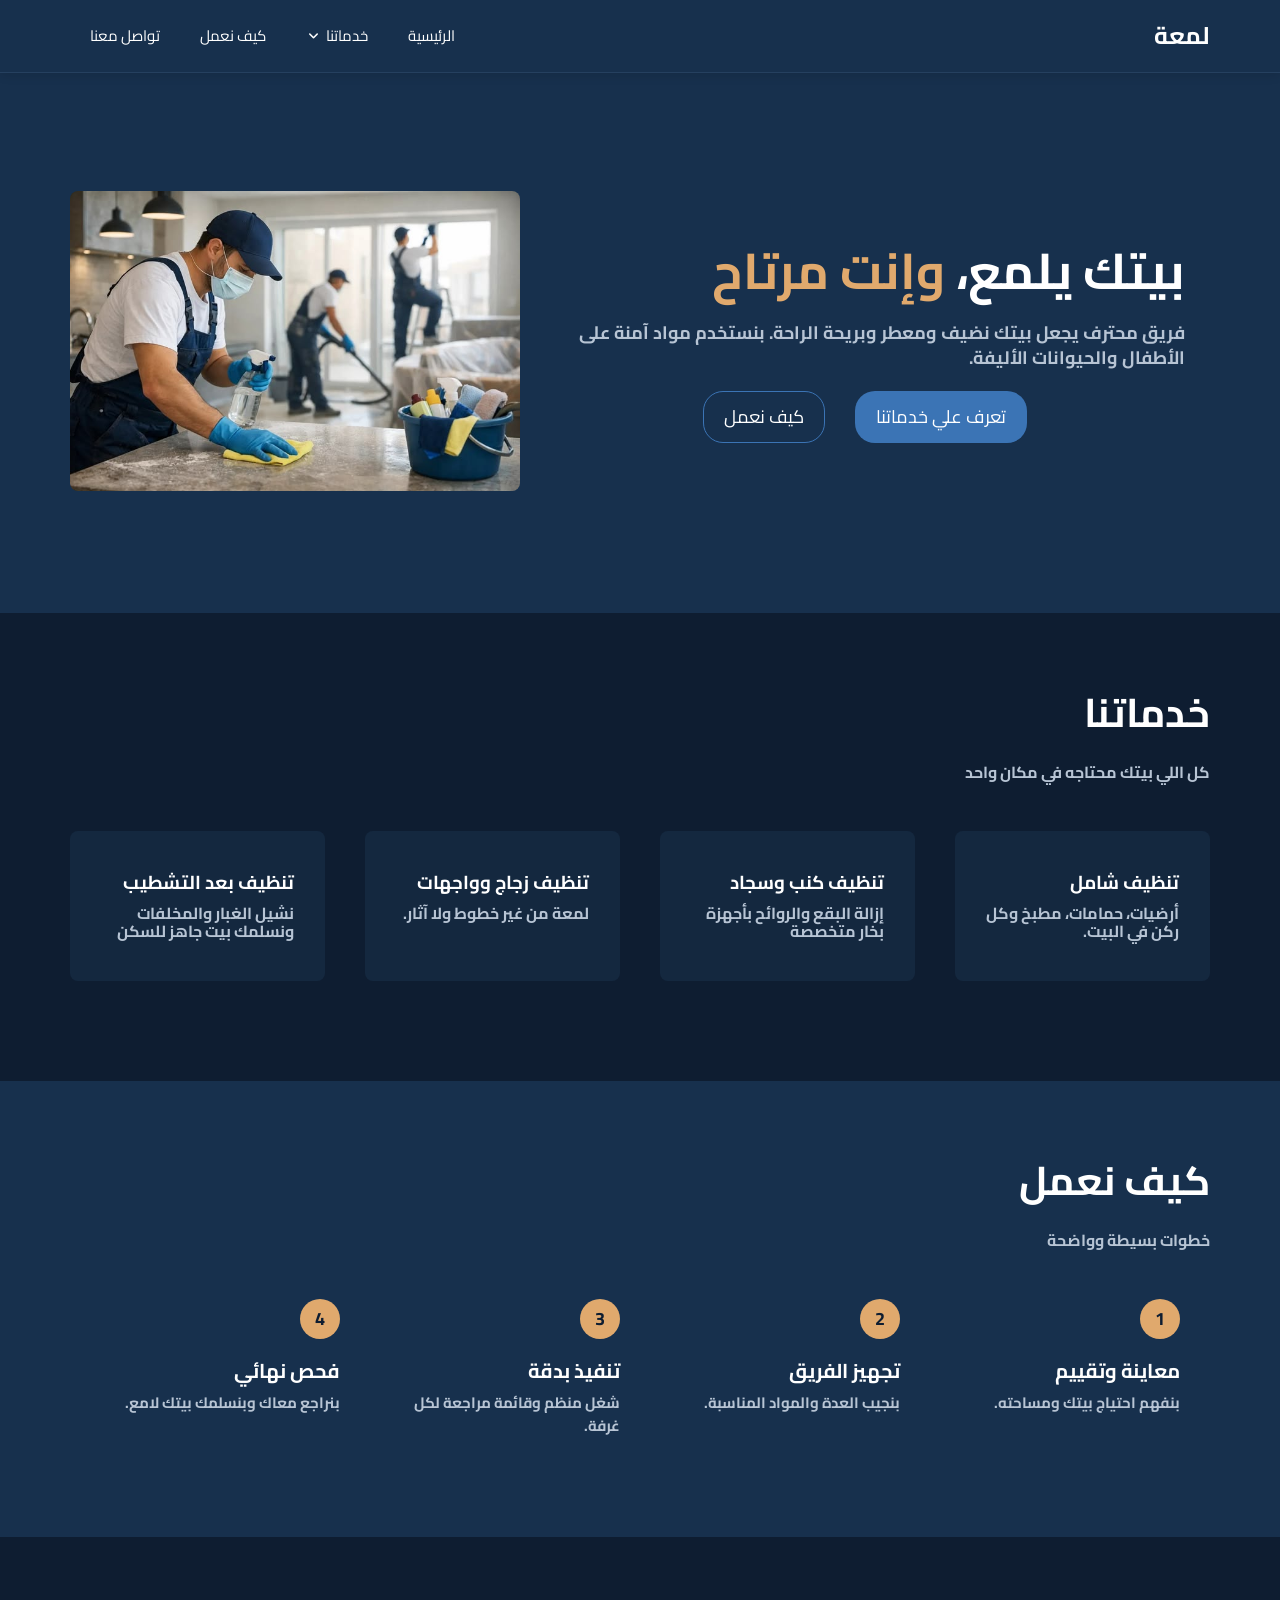
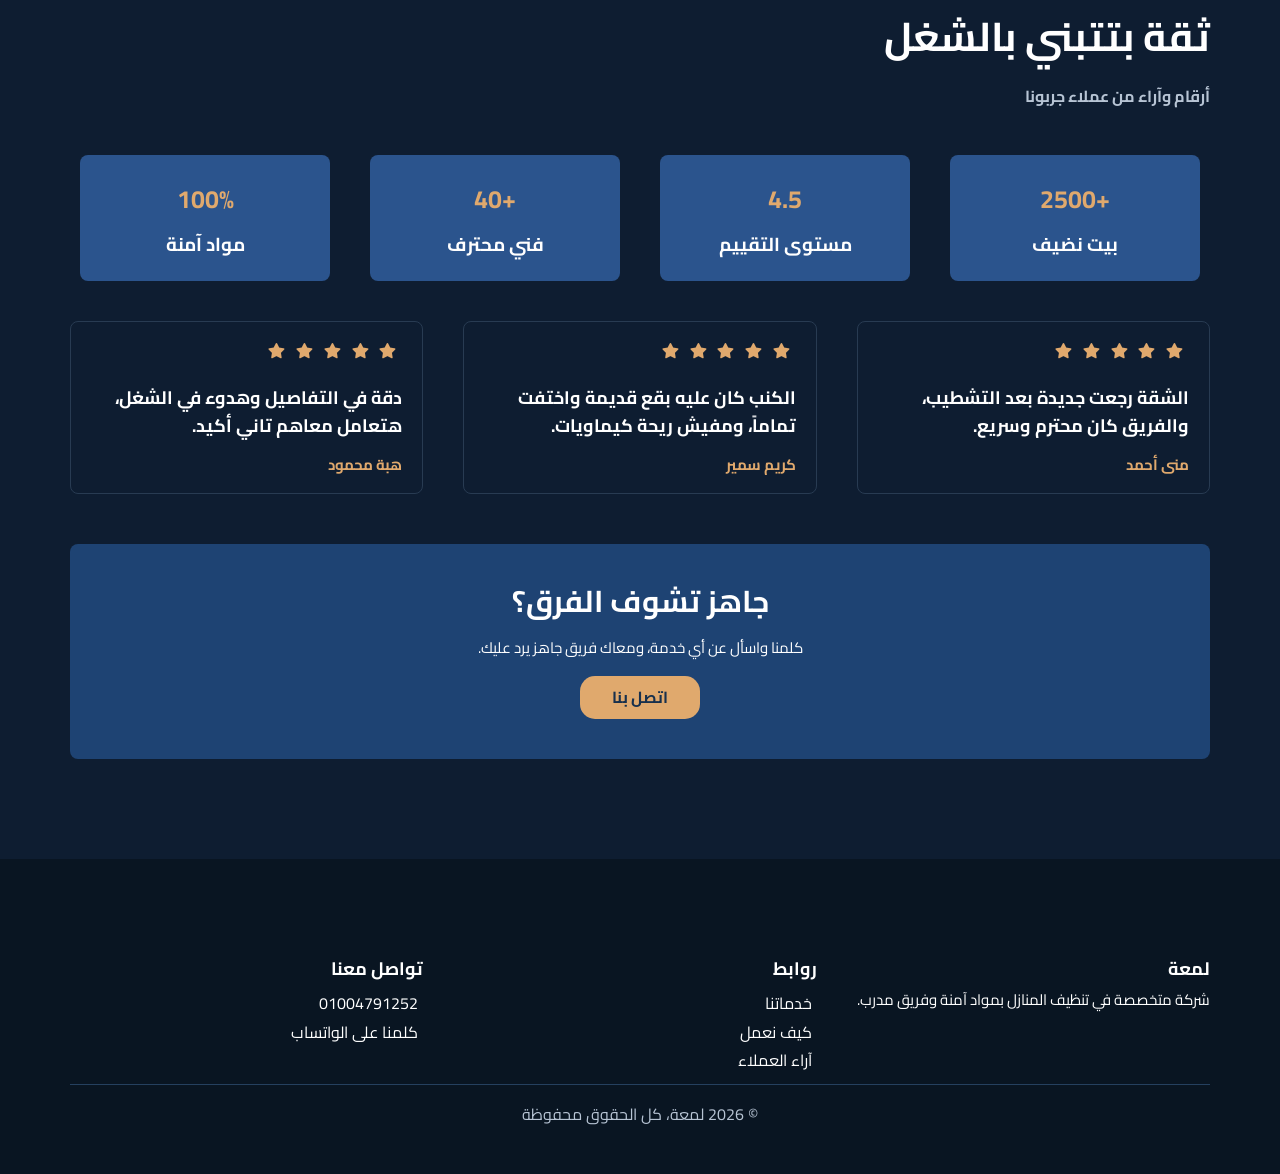
<file: index.html>
<!DOCTYPE html>
<html lang="ar" dir="rtl">
<head>
    <meta charset="UTF-8">
    <meta name="viewport" content="width=device-width, initial-scale=1.0">
    <link rel="stylesheet" href="CSS/all.min.css">
    <link rel="stylesheet" href="CSS/normalize.css">
    <link rel="stylesheet" href="CSS/style.css">
    <link rel="preconnect" href="https://fonts.googleapis.com">
<link rel="preconnect" href="https://fonts.gstatic.com" crossorigin>
<link href="https://fonts.googleapis.com/css2?family=Cairo:wght@400;600;700&display=swap" rel="stylesheet">
    <title>شركة تنظيف منازل</title>
</head>
<body>
    <div class="header">
        <div class="container">
            <a href="#home" class="logo">لمعة</a>
                    <button class="menu-btn" aria-label="فتح القائمة" aria-expanded="false">
                        <i class="fa-solid fa-bars"></i>
                    </button>
            <ul class="main-nav">
                <li><a href="#home" class="active">الرئيسية</a></li>
                <li>
                    <a href="services.html">خدماتنا
                        <i class="fa-solid fa-angle-down"></i>
                    </a>
                    <ul class="global-nav">
                        <li><a href="#services">تنظيف شامل</a></li>
                        <li><a href="#services">تنظيف كنب وسجاد</a></li>
                        <li><a href="#services">تنظيف زجاج وواجهات</a></li>
                        <li><a href="#services">تنظيف بعد التشطيب</a></li>
                    </ul>
                </li>
                <li><a href="how-work.html">كيف نعمل</a></li>
                <li><a href="contact.html">تواصل معنا</a></li>
            </ul>
        </div>
    </div>
    <!-- Start Landing -->
    <div class="landing" id="home">
        <div class="container reveal">
            <div class="text">
                <h1>بيتك يلمع، <span>وإنت مرتاح</span></h1>
                <p class="p-2">فريق محترف يجعل بيتك نضيف ومعطر وبريحة الراحة. بنستخدم مواد آمنة على الأطفال والحيوانات الأليفة.</p>
                <div class="btn">
                    <a href="#services" class="landing-btn-1">تعرف علي خدماتنا</a>
                    <a href="#work" class="landing-btn-2">كيف نعمل</a>
                </div>
            </div>
            <div class="image">
                <img src="img/Just renovated_ Your place deserves more than a….jfif" alt="photo">
            </div>
        </div>
    </div>
    <!-- End Landing -->
    <!-- بداية الخدامات -->
    <div class="services" id="services">
        <div class="container reveal">
            <div class="main-section">
                <h1>خدماتنا</h1>
                <p>كل اللي بيتك محتاجه في مكان واحد</p>
            </div>
            <div class="cards">
                <div class="card">
                        <h3>تنظيف شامل</h3>
                        <p>أرضيات، حمامات، مطبخ وكل ركن في البيت.</p>
                    </div>
                    <div class="card">
                        <h3>تنظيف كنب وسجاد</h3>
                        <p>إزالة البقع والروائح بأجهزة بخار متخصصة</p>
                    </div>
                    <div class="card">
                        <h3>تنظيف زجاج وواجهات</h3>
                        <p>لمعة من غير خطوط ولا آثار.</p>
                    </div>
                    <div class="card">
                        <h3>تنظيف بعد التشطيب</h3>
                        <p>نشيل الغبار والمخلفات ونسلمك بيت جاهز للسكن</p>
                    </div>
            </div>
        </div>
    </div>
    <!-- نهاية الخدامات -->
    <!-- Start Work -->
    <div class="work" id="work">
        <div class="container reveal">
            <div class="main-section">
                <h1>كيف نعمل</h1>
                <p>خطوات بسيطة وواضحة</p>
            </div>
            <div class="lists">
                <div class="list">
                    <span>1</span>
                    <div class="text">
                        <h3>معاينة وتقييم</h3>
                        <p>بنفهم احتياج بيتك ومساحته.</p>
                    </div>
                </div>
                <div class="list">
                    <span>2</span>
                    <div class="text">
                        <h3>تجهيز الفريق</h3>
                        <p>بنجيب العدة والمواد المناسبة.</p>
                    </div>
                </div>
                <div class="list">
                    <span>3</span>
                    <div class="text">
                        <h3>تنفيذ بدقة</h3>
                        <p>شغل منظم وقائمة مراجعة لكل غرفة.</p>
                    </div>
                </div>
                <div class="list">
                    <span>4</span>
                    <div class="text">
                        <h3>فحص نهائي</h3>
                        <p>بنراجع معاك وبنسلمك بيتك لامع.</p>
                    </div>
                </div>
            </div>
        </div>
    </div>
    <!-- End Work -->
    <!-- Start Jobs -->
    <div class="jobs" id="reviews">
        <div class="container reveal">
            <div class="main-section">
                <h1>ثقة بتتبني بالشغل</h1>
                <p>أرقام وآراء من عملاء جربونا</p>
            </div>
            <div class="evaluation">
                <div class="box">
                    <span>+2500</span>
                    <h3>بيت نضيف</h3>
                </div>
                <div class="box">
                    <span>4.5</span>
                    <h3>مستوى التقييم</h3>
                </div>
                <div class="box">
                    <span>+40</span>
                    <h3>فني محترف</h3>
                </div>
                <div class="box">
                    <span>100%</span>
                    <h3>مواد آمنة</h3>
                </div>
            </div>
            <div class="comment">
                <div class="box">
                    <i class="fa-solid fa-star"></i>
                    <i class="fa-solid fa-star"></i>
                    <i class="fa-solid fa-star"></i>
                    <i class="fa-solid fa-star"></i>
                    <i class="fa-solid fa-star"></i>
                    <p>الشقة رجعت جديدة بعد التشطيب، والفريق كان محترم وسريع.</p>
                    <h3>منى أحمد</h3>
                </div>
                <div class="box">
                    <i class="fa-solid fa-star"></i>
                    <i class="fa-solid fa-star"></i>
                    <i class="fa-solid fa-star"></i>
                    <i class="fa-solid fa-star"></i>
                    <i class="fa-solid fa-star"></i>
                    <p>الكنب كان عليه بقع قديمة واختفت تماماً، ومفيش ريحة كيماويات.</p>
                    <h3>كريم سمير</h3>
                </div>
                <div class="box">
                    <i class="fa-solid fa-star"></i>
                    <i class="fa-solid fa-star"></i>
                    <i class="fa-solid fa-star"></i>
                    <i class="fa-solid fa-star"></i>
                    <i class="fa-solid fa-star"></i>
                    <p>دقة في التفاصيل وهدوء في الشغل، هتعامل معاهم تاني أكيد.</p>
                    <h3>هبة محمود</h3>
                </div>
            </div>
            <div class="call">
                <h2>جاهز تشوف الفرق؟</h2>
                <p>كلمنا واسأل عن أي خدمة، ومعاك فريق جاهز يرد عليك.</p>
                <a href="tel:+201004791252" class="contact-btn">اتصل بنا</a>
            </div>
        </div>
    </div>
    <!-- End Jobs -->
    <!-- Start Footer -->
        <div class="footer" id="contact">
            <div class="container reveal">
            <div class="texts">
                <div class="text">
                    <h2>لمعة</h2>
                    <p class="p-1">شركة متخصصة في تنظيف المنازل بمواد آمنة وفريق مدرب.</p>
                </div>
                <div class="text">
                    <h2>روابط</h2>
                    <a href="#services">خدماتنا</a>
                    <a href="#work">كيف نعمل</a>
                    <a href="#reviews">آراء العملاء</a>
                </div>
                <div class="text">
                    <h2>تواصل معنا</h2>
                        <a href="tel:+201004791252">01004791252</a>
                        <a href="https://wa.me/201004791252" target="_blank" rel="noopener">كلمنا على الواتساب</a>
                </div>
            </div>
            <hr>
                <div class="copy">
                © 2026 لمعة، كل الحقوق محفوظة
                </div>
            </div>
        </div>
    <!-- End Footer -->
    <script src="main.js"></script>
</body>
</html>
</file>
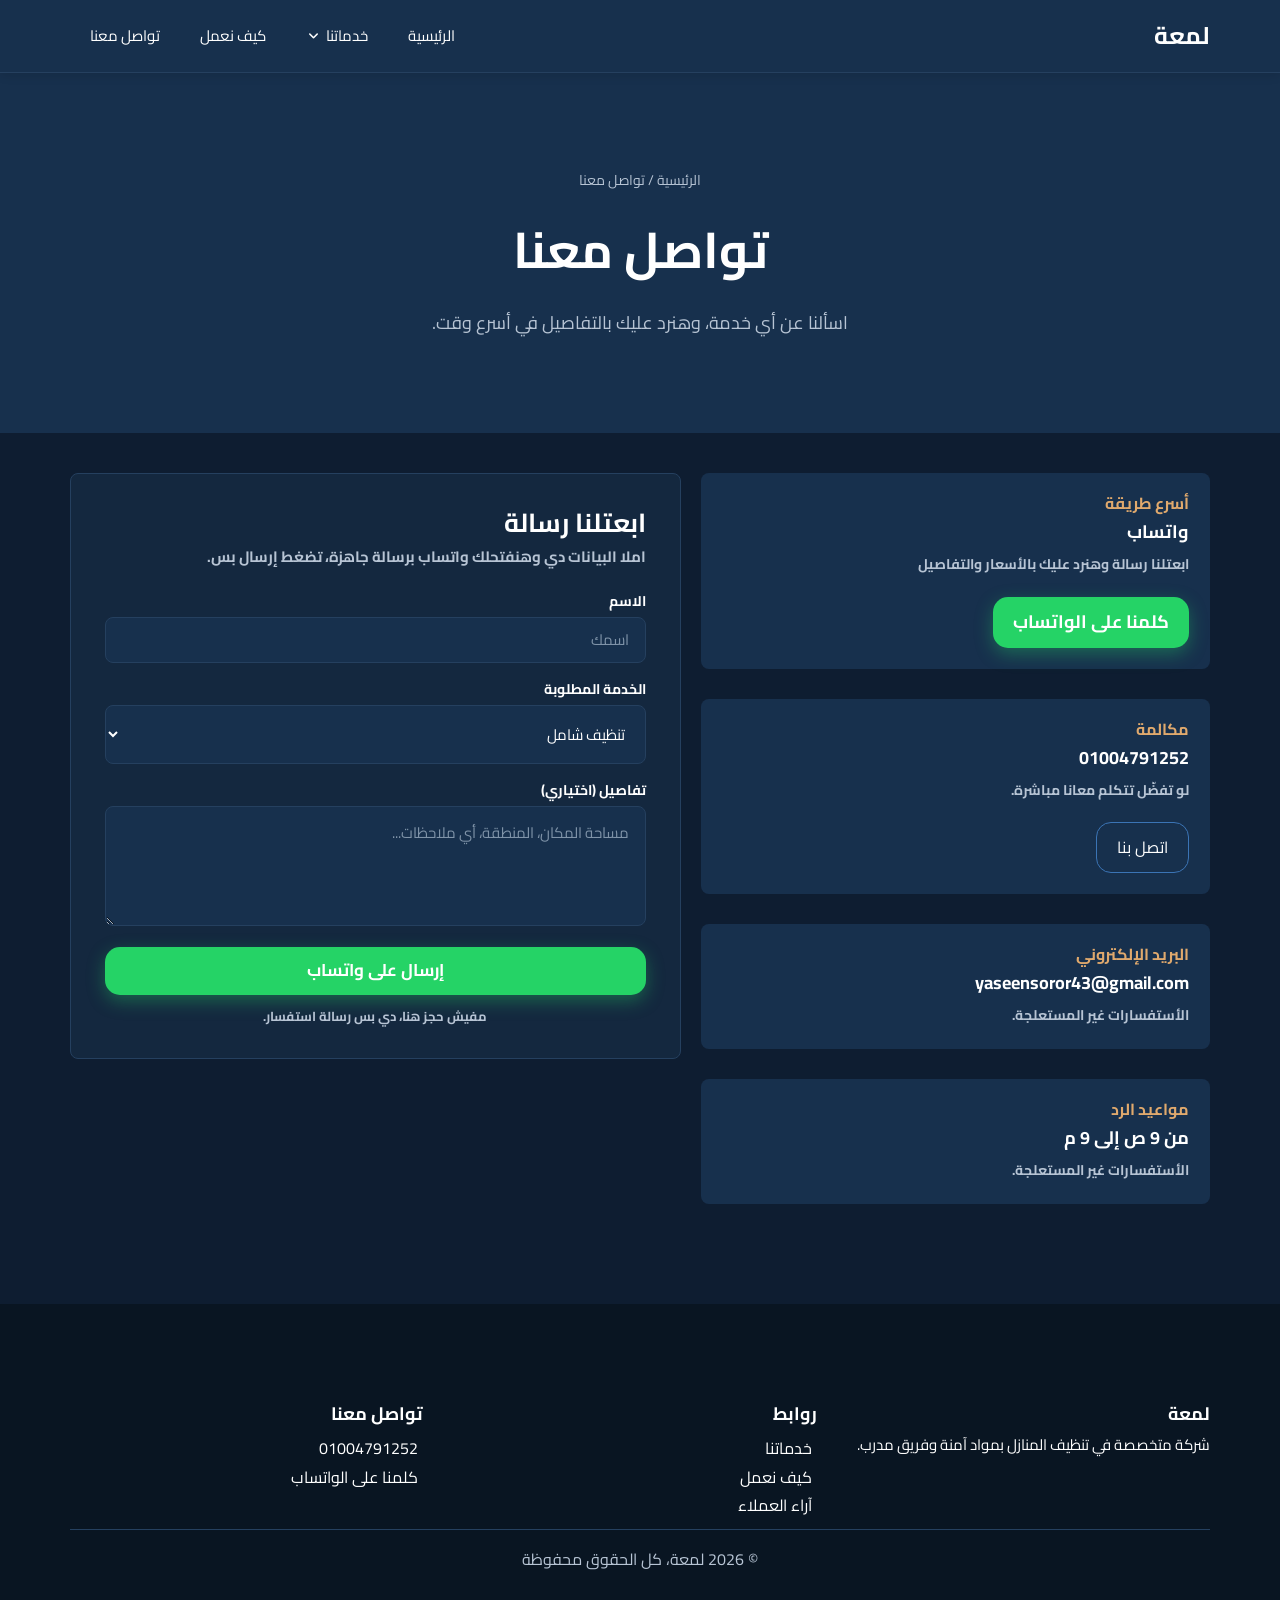
<file: contact.html>
<!DOCTYPE html>
<html lang="ar" dir="rtl">
<head>
    <meta charset="UTF-8">
    <meta name="viewport" content="width=device-width, initial-scale=1.0">
    <link rel="stylesheet" href="CSS/all.min.css">
    <link rel="stylesheet" href="CSS/normalize.css">
    <link rel="stylesheet" href="CSS/style.css">
    <link rel="preconnect" href="https://fonts.googleapis.com">
<link rel="preconnect" href="https://fonts.gstatic.com" crossorigin>
<link href="https://fonts.googleapis.com/css2?family=Cairo:wght@400;600;700&display=swap" rel="stylesheet">
    <title>شركة تنظيف منازل</title>
</head>
<body>
    <!-- Start Header -->
    <div class="header">
        <div class="container">
            <a href="#home" class="logo">لمعة</a>
                    <button class="menu-btn" aria-label="فتح القائمة" aria-expanded="false">
                        <i class="fa-solid fa-bars"></i>
                    </button>
            <ul class="main-nav">
                <li><a href="index.html#home">الرئيسية</a></li>
                <li>
                    <a href="services.html">خدماتنا
                        <i class="fa-solid fa-angle-down"></i>
                    </a>
                    <ul class="global-nav">
                        <li><a href="index.html#services">تنظيف شامل</a></li>
                        <li><a href="index.html#services">تنظيف كنب وسجاد</a></li>
                        <li><a href="index.html#services">تنظيف زجاج وواجهات</a></li>
                        <li><a href="index.html#services">تنظيف بعد التشطيب</a></li>
                    </ul>
                </li>
                <li><a href="how-work.html">كيف نعمل</a></li>
                <li><a href="contact.html">تواصل معنا</a></li>
            </ul>
        </div>
    </div>
    <!-- End Header -->
    <!-- Start Landing -->
    <div class="landing-main-page">
        <div class="container reveal">
            <p>الرئيسية / تواصل معنا</p>
            <h1>تواصل معنا</h1>
            <p>اسألنا عن أي خدمة، وهنرد عليك بالتفاصيل في أسرع وقت.</p>
            <!-- <a href="https://wa.me/201004791252" target="_blank" rel="noopener" class="whatsapp-btn">
                <i class="fa-brands fa-whatsapp"></i>
                واتساب
            </a> -->
        </div>
    </div>
    <!-- End Landing -->
    <!-- Start Connect -->
    <div class="connect">
        <div class="container">
            <div class="boxs">
                <div class="box">
                        <span>أسرع طريقة</span>
                        <h4>واتساب</h4>
                        <p>ابعتلنا رسالة وهنرد عليك بالأسعار والتفاصيل</p>
                    <a href="https://wa.me/201004791252" target="_blank" rel="noopener" class="whatsapp-btn">
                        كلمنا على الواتساب
                    </a>
                </div>
                <div class="box">
                        <span>مكالمة</span>
                        <h4>01004791252</h4>
                        <p>لو تفضّل تتكلم معانا مباشرة.</p>
                    <a href="tel:+201004791252" class="call-us">اتصل بنا</a>
                </div>
                <div class="box">
                        <span>البريد الإلكتروني </span>
                        <h4>yaseensoror43@gmail.com</h4>
                        <p>الأستفسارات غير المستعلجة.</p>
                </div>
                <div class="box">
                        <span>مواعيد الرد </span>
                        <h4>من 9 ص إلى 9 م</h4>
                        <p>الأستفسارات غير المستعلجة.</p>
                </div>
            </div>
                <form class="form" id="contact-form" novalidate>
                    <h2>ابعتلنا رسالة</h2>
                    <p>املا البيانات دي وهنفتحلك واتساب برسالة جاهزة، تضغط إرسال بس.</p>

                    <div class="field">
                        <label for="name">الاسم</label>
                        <input id="name" type="text" placeholder="اسمك" autocomplete="name">
                        <div class="msg">اكتب اسمك من فضلك</div>
                    </div>

                    <div class="field">
                        <label for="service">الخدمة المطلوبة</label>
                        <select id="service">
                            <option>تنظيف شامل</option>
                            <option>تنظيف كنب وسجاد</option>
                            <option>تنظيف زجاج وواجهات</option>
                            <option>تنظيف بعد التشطيب</option>
                            <option>استفسار آخر</option>
                        </select>
                    </div>

                    <div class="field">
                        <label for="details">تفاصيل (اختياري)</label>
                        <textarea id="details" placeholder="مساحة المكان، المنطقة، أي ملاحظات..."></textarea>
                    </div>

                    <button type="submit" class="send">إرسال على واتساب</button>
                    <div class="note">مفيش حجز هنا، دي بس رسالة استفسار.</div>
                </form>
        </div>
    </div>
    <!-- End Connect -->
    <!-- Start Footer -->
        <div class="footer" id="contact">
            <div class="container reveal">
            <div class="texts">
                <div class="text">
                    <h2>لمعة</h2>
                    <p class="p-1">شركة متخصصة في تنظيف المنازل بمواد آمنة وفريق مدرب.</p>
                </div>
                <div class="text">
                    <h2>روابط</h2>
                    <a href="#services">خدماتنا</a>
                    <a href="#work">كيف نعمل</a>
                    <a href="#reviews">آراء العملاء</a>
                </div>
                <div class="text">
                    <h2>تواصل معنا</h2>
                        <a href="tel:+201004791252">01004791252</a>
                        <a href="https://wa.me/201004791252" target="_blank" rel="noopener">كلمنا على الواتساب</a>
                </div>
            </div>
            <hr>
                <div class="copy">
                © 2026 لمعة، كل الحقوق محفوظة
                </div>
            </div>
        </div>
    <!-- End Footer -->
    <script src="main.js"></script>
</body>
</html>
</file>
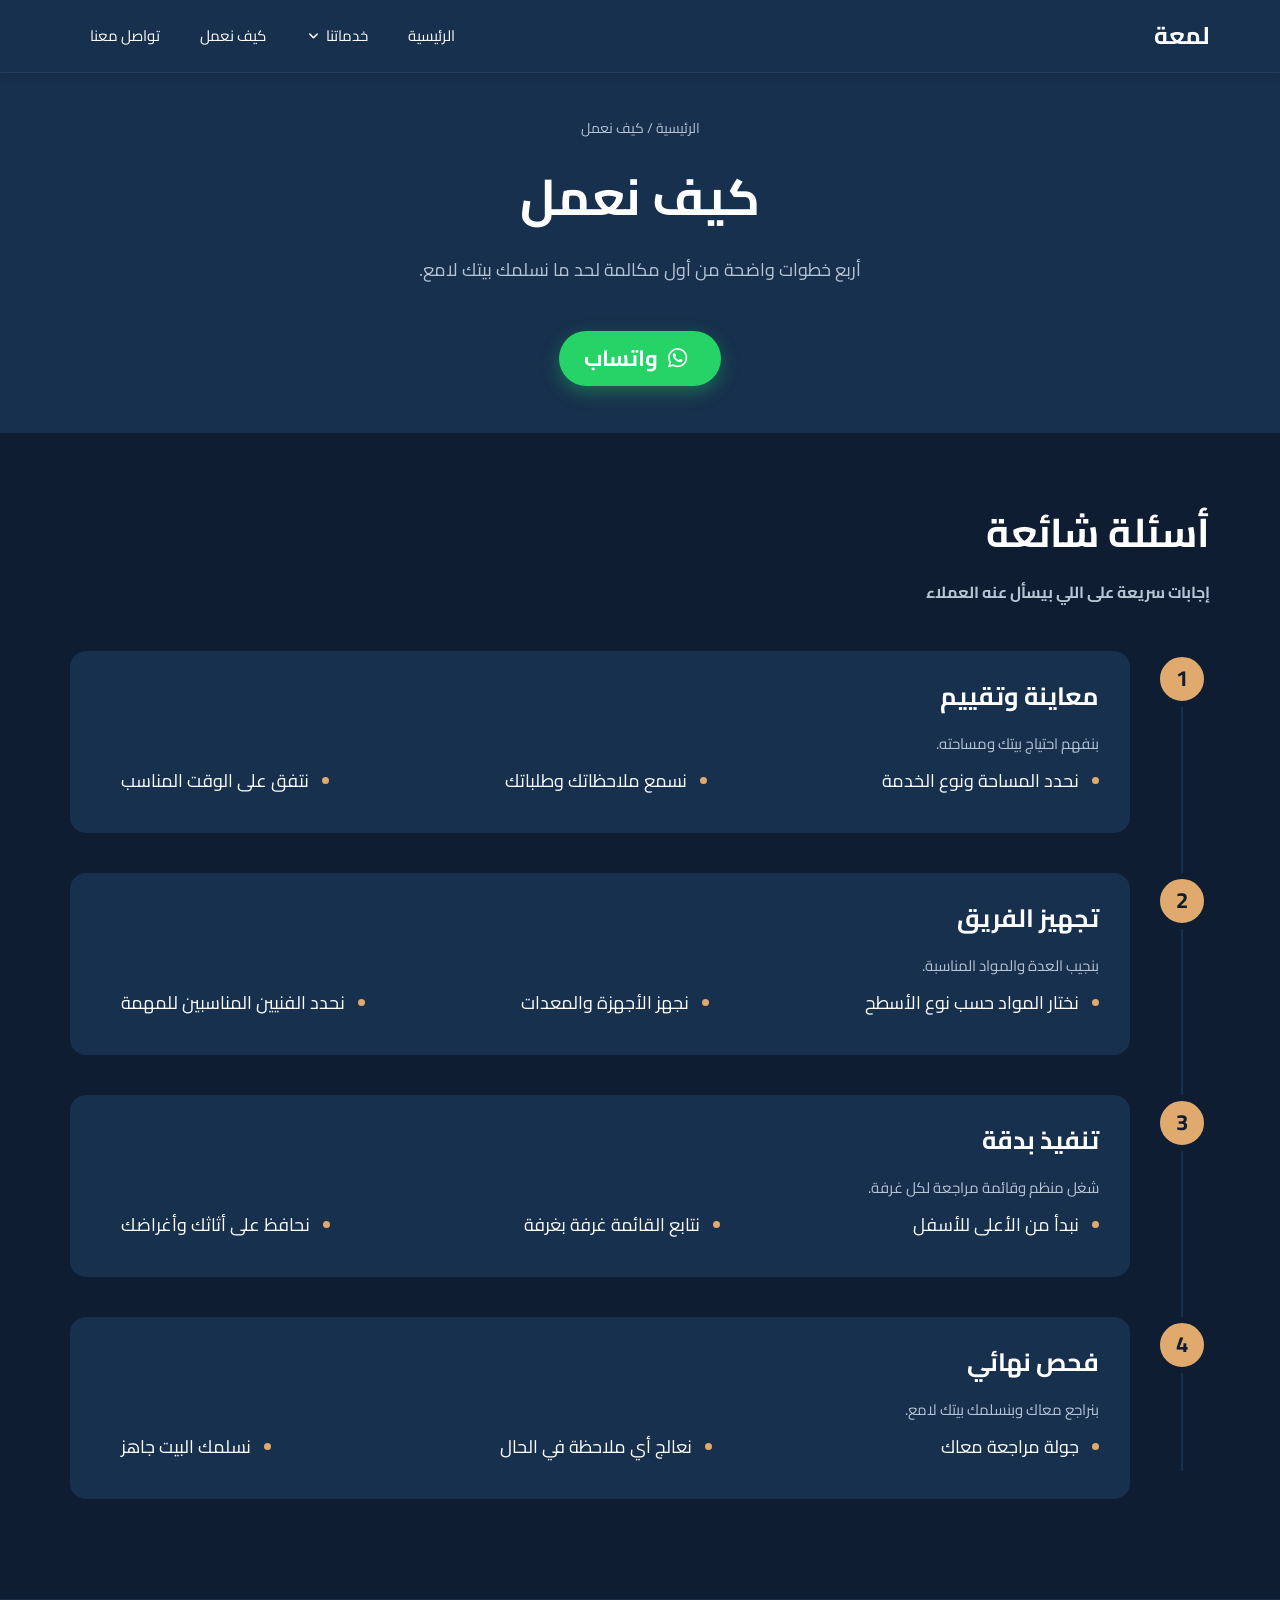
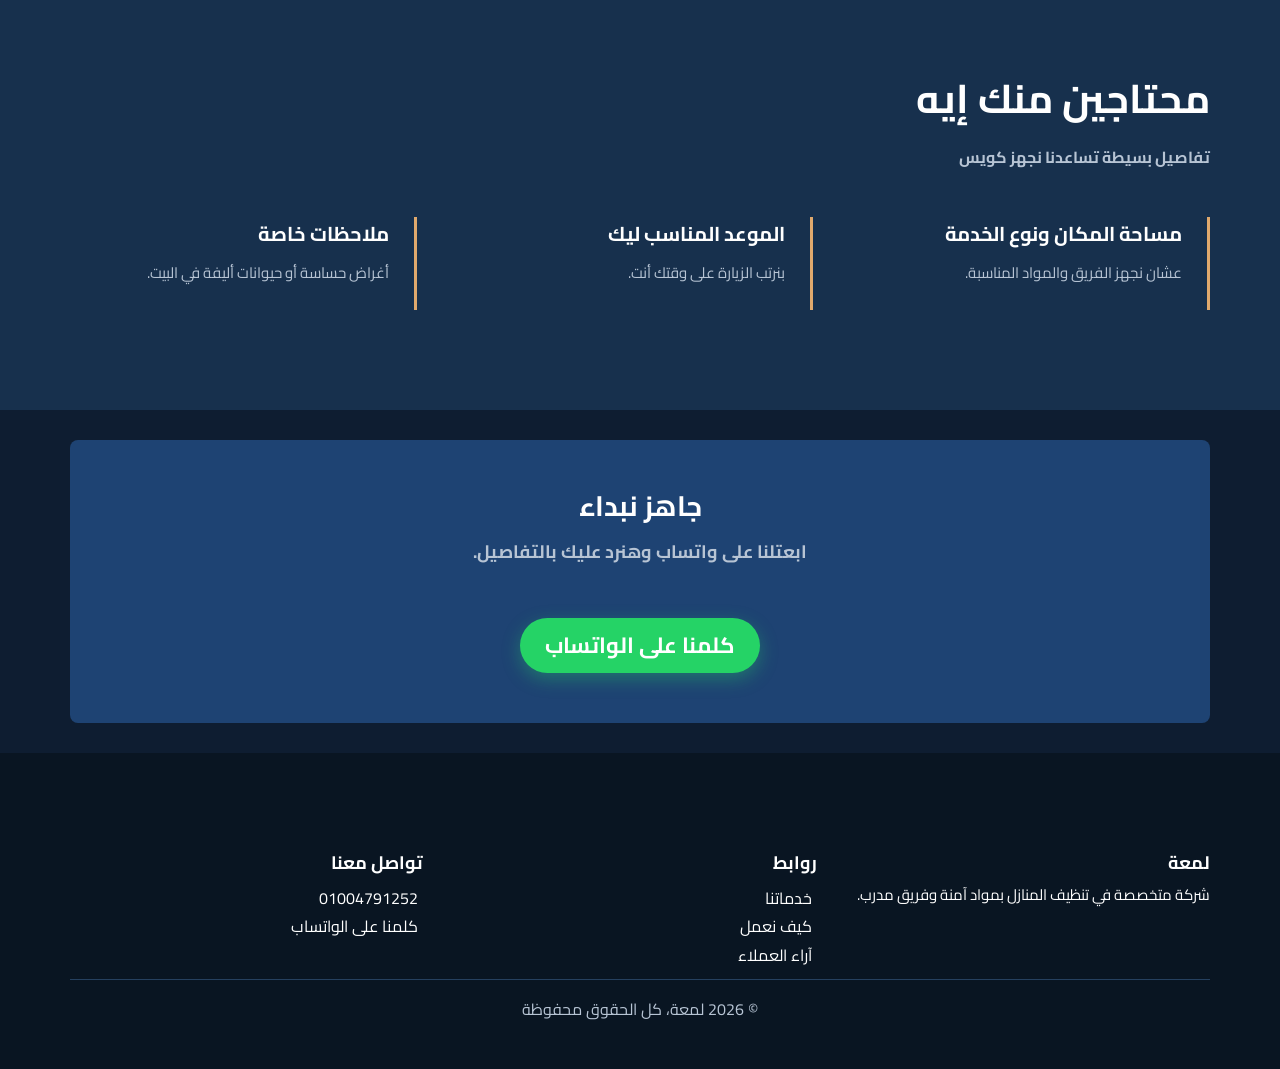
<file: how-work.html>
<!DOCTYPE html>
<html lang="ar" dir="rtl">
<head>
    <meta charset="UTF-8">
    <meta name="viewport" content="width=device-width, initial-scale=1.0">
    <link rel="stylesheet" href="CSS/all.min.css">
    <link rel="stylesheet" href="CSS/normalize.css">
    <link rel="stylesheet" href="CSS/style.css">
    <link rel="preconnect" href="https://fonts.googleapis.com">
<link rel="preconnect" href="https://fonts.gstatic.com" crossorigin>
<link href="https://fonts.googleapis.com/css2?family=Cairo:wght@400;600;700&display=swap" rel="stylesheet">
    <title>شركة تنظيف منازل</title>
</head>
<body>
    <!-- Start Header -->
    <div class="header">
        <div class="container">
            <a href="#home" class="logo">لمعة</a>
                    <button class="menu-btn" aria-label="فتح القائمة" aria-expanded="false">
                        <i class="fa-solid fa-bars"></i>
                    </button>
            <ul class="main-nav">
                <li><a href="index.html#home">الرئيسية</a></li>
                <li>
                    <a href="services.html">خدماتنا
                        <i class="fa-solid fa-angle-down"></i>
                    </a>
                    <ul class="global-nav">
                        <li><a href="index.html#services">تنظيف شامل</a></li>
                        <li><a href="index.html#services">تنظيف كنب وسجاد</a></li>
                        <li><a href="index.html#services">تنظيف زجاج وواجهات</a></li>
                        <li><a href="index.html#services">تنظيف بعد التشطيب</a></li>
                    </ul>
                </li>
                <li><a href="how-work.html">كيف نعمل</a></li>
                <li><a href="contact.html">تواصل معنا</a></li>
            </ul>
        </div>
    </div>
    <!-- End Header -->
    <!-- Start Landing -->
    <div class="landing-main-page">
        <div class="container reveal">
            <p>الرئيسية / كيف نعمل</p>
            <h1>كيف نعمل</h1>
            <p>أربع خطوات واضحة من أول مكالمة لحد ما نسلمك بيتك لامع.</p>
            <a href="https://wa.me/201004791252" target="_blank" rel="noopener" class="whatsapp-btn">
                <i class="fa-brands fa-whatsapp"></i>
                واتساب
            </a>
        </div>
    </div>
    <!-- End Landing -->
    <!--Start Work-Menu  -->
    <div class="work-menu">
        <div class="container reveal">
            <div class="main-section">
                    <h1>أسئلة شائعة</h1>
                    <p>إجابات سريعة على اللي بيسأل عنه العملاء</p>
            </div>
                <div class="boxs">
                    <div class="box">
                        <div class="num">1</div>
                        <div class="step">
                            <h3>معاينة وتقييم</h3>
                            <p>بنفهم احتياج بيتك ومساحته.</p>
                            <ul>
                                <li>نحدد المساحة ونوع الخدمة</li>
                                <li>نسمع ملاحظاتك وطلباتك</li>
                                <li>نتفق على الوقت المناسب</li>
                            </ul>
                        </div>
                    </div>
                    <div class="box">
                        <div class="num">2</div>
                        <div class="step">
                            <h3>تجهيز الفريق</h3>
                        <p>بنجيب العدة والمواد المناسبة.</p>
                        <ul>
                            <li>نختار المواد حسب نوع الأسطح</li>
                            <li>نجهز الأجهزة والمعدات</li>
                            <li>نحدد الفنيين المناسبين للمهمة</li>
                        </ul>
                        </div>
                    </div>
                    <div class="box">
                        <div class="num">3</div>
                        <div class="step">
                            <h3>تنفيذ بدقة</h3>
                        <p>شغل منظم وقائمة مراجعة لكل غرفة.</p>
                        <ul>
                            <li>نبدأ من الأعلى للأسفل</li>
                            <li>نتابع القائمة غرفة بغرفة</li>
                            <li>نحافظ على أثاثك وأغراضك</li>
                        </ul>
                        </div>
                    </div>
                    <div class="box">
                        <div class="num">4</div>
                        <div class="step">
                            <h3>فحص نهائي</h3>
                        <p>بنراجع معاك وبنسلمك بيتك لامع.</p>
                        <ul>
                            <li>جولة مراجعة معاك</li>
                            <li>نعالج أي ملاحظة في الحال</li>
                            <li>نسلمك البيت جاهز</li>
                        </ul>
                        </div>
                    </div>
                </div>
        </div>
    </div>
    <!--End Work-Menu  -->
    <!-- Start What Need -->
    <div class="what-need">
        <div class="container reveal">
            <div class="main-section">
            <h1>محتاجين منك إيه</h1>
            <p>تفاصيل بسيطة تساعدنا نجهز كويس</p>
        </div>
        <div class="boxs">
            <div class="box">
                <h4>مساحة المكان ونوع الخدمة</h4>
                <p>عشان نجهز الفريق والمواد المناسبة.</p>
            </div>
            <div class="box">
                <h4>الموعد المناسب ليك</h4>
                <p>بنرتب الزيارة على وقتك أنت.</p>
            </div>
            <div class="box">
                <h4>ملاحظات خاصة</h4>
                <p>أغراض حساسة أو حيوانات أليفة في البيت.</p>
            </div>
        </div>
        </div>
    </div>
    <!-- End What Need -->
    <!-- Start Call -->
    <div class="call-work">
        <div class="container">
            <div class="text">
                <h3>جاهز نبداء</h3>
                <p>ابعتلنا على واتساب وهنرد عليك بالتفاصيل.</p>
                    <a href="https://wa.me/201004791252" target="_blank" rel="noopener" class="whatsapp-btn">
                            كلمنا على الواتساب      
                    </a>
            </div>
        </div>
    </div>
    <!-- End Call -->
    <!-- Start Footer -->
        <div class="footer" id="contact">
            <div class="container reveal">
            <div class="texts">
                <div class="text">
                    <h2>لمعة</h2>
                    <p class="p-1">شركة متخصصة في تنظيف المنازل بمواد آمنة وفريق مدرب.</p>
                </div>
                <div class="text">
                    <h2>روابط</h2>
                    <a href="#services">خدماتنا</a>
                    <a href="#work">كيف نعمل</a>
                    <a href="#reviews">آراء العملاء</a>
                </div>
                <div class="text">
                    <h2>تواصل معنا</h2>
                        <a href="tel:+201004791252">01004791252</a>
                        <a href="https://wa.me/201004791252" target="_blank" rel="noopener">كلمنا على الواتساب</a>
                </div>
            </div>
            <hr>
                <div class="copy">
                © 2026 لمعة، كل الحقوق محفوظة
                </div>
            </div>
        </div>
    <!-- End Footer -->
        <script src="main.js"></script>
</body>
</body>
</html>
</file>
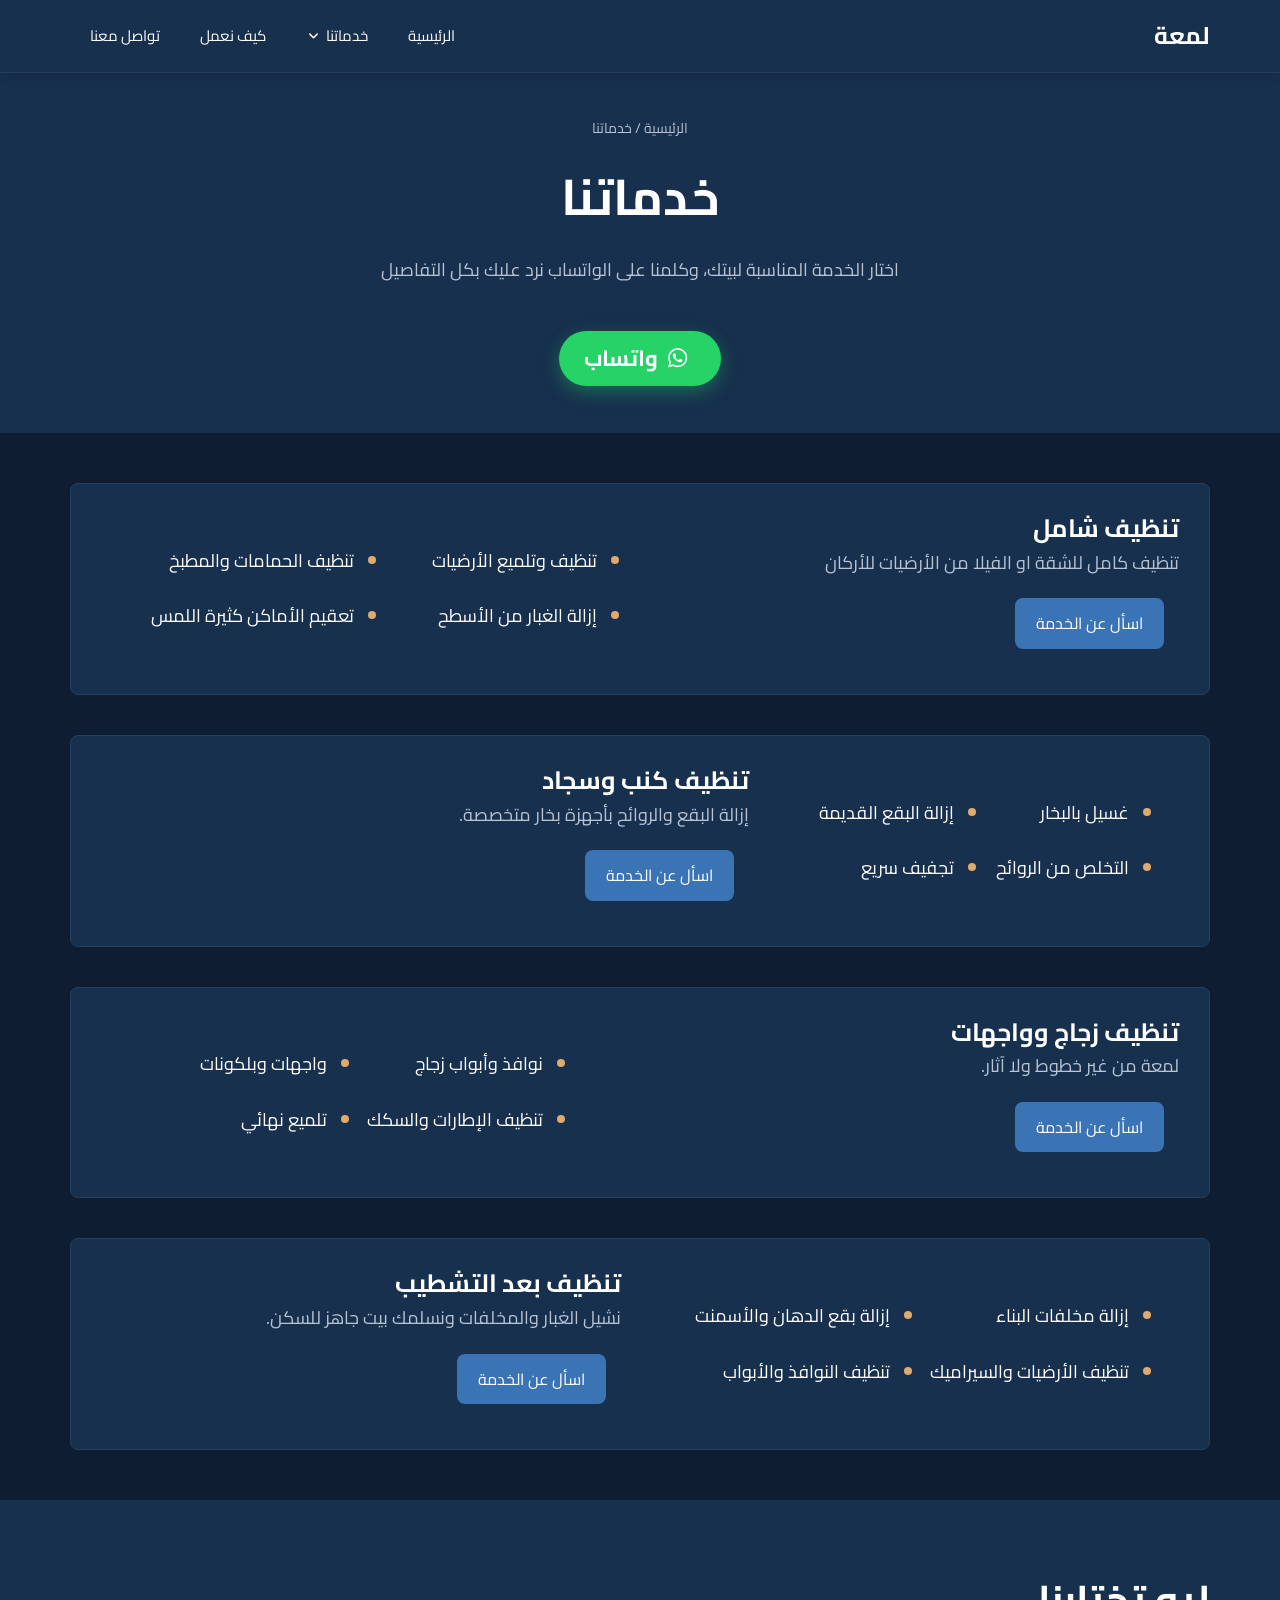
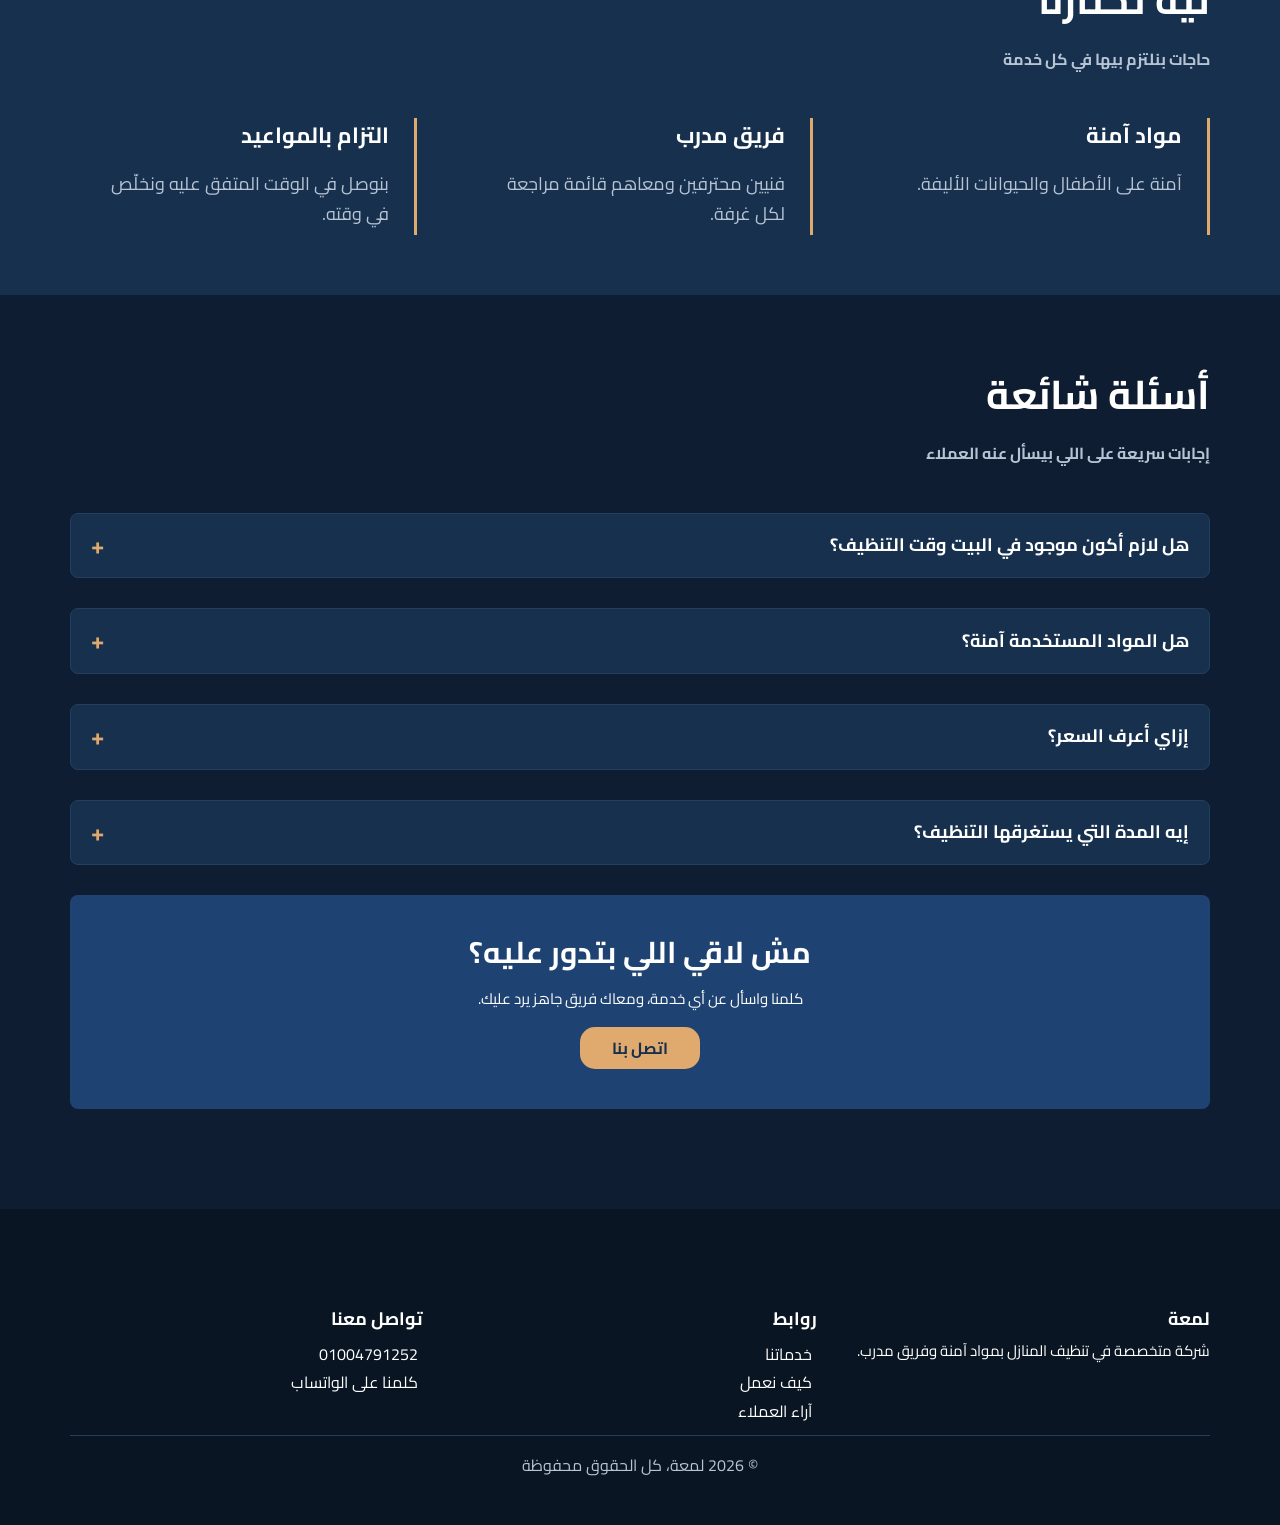
<file: services.html>
<!DOCTYPE html>
<html lang="ar" dir="rtl">
<head>
    <meta charset="UTF-8">
    <meta name="viewport" content="width=device-width, initial-scale=1.0">
    <link rel="stylesheet" href="CSS/all.min.css">
    <link rel="stylesheet" href="CSS/normalize.css">
    <link rel="stylesheet" href="CSS/style.css">
    <link rel="preconnect" href="https://fonts.googleapis.com">
<link rel="preconnect" href="https://fonts.gstatic.com" crossorigin>
<link href="https://fonts.googleapis.com/css2?family=Cairo:wght@400;600;700&display=swap" rel="stylesheet">
    <title>شركة تنظيف منازل</title>
</head>
<body>
    <!-- Start Header -->
    <div class="header">
        <div class="container">
            <a href="#home" class="logo">لمعة</a>
                    <button class="menu-btn" aria-label="فتح القائمة" aria-expanded="false">
                        <i class="fa-solid fa-bars"></i>
                    </button>
            <ul class="main-nav">
                <li><a href="index.html#home">الرئيسية</a></li>
                <li>
                    <a href="services.html">خدماتنا
                        <i class="fa-solid fa-angle-down"></i>
                    </a>
                    <ul class="global-nav">
                        <li><a href="index.html#services">تنظيف شامل</a></li>
                        <li><a href="index.html#services">تنظيف كنب وسجاد</a></li>
                        <li><a href="index.html#services">تنظيف زجاج وواجهات</a></li>
                        <li><a href="index.html#services">تنظيف بعد التشطيب</a></li>
                    </ul>
                </li>
                <li><a href="how-work.html">كيف نعمل</a></li>
                <li><a href="contact.html">تواصل معنا</a></li>
            </ul>
        </div>
    </div>
    <!-- End Header -->
    <!-- Start Landing -->
    <div class="landing-main-page ">
        <div class="container reveal">
            <p>الرئيسية / خدماتنا</p>
            <h1>خدماتنا</h1>
            <p>اختار الخدمة المناسبة لبيتك، وكلمنا على الواتساب نرد عليك بكل التفاصيل</p>
            <a href="https://wa.me/201004791252" target="_blank" rel="noopener" class="whatsapp-btn">
                <i class="fa-brands fa-whatsapp"></i>
                واتساب
            </a>
        </div>
    </div>
    <!-- End Landing -->
    <!-- Start Services -->
    <div class="services-services">
        <div class="container reveal">
            <div class="box">
                <div class="text">
                    <h2>تنظيف شامل</h2>
                    <p>تنظيف كامل للشقة او الفيلا من الأرضيات للأركان</p>
                    <a href="https://wa.me/201004791252" target="_blank" rel="noopener" class="whatsapp-1">
                    اسأل عن الخدمة
                    </a>
                </div>
                <div class="list">
                    <ul>
                        <li>تنظيف وتلميع الأرضيات</li>
                        <li>تنظيف الحمامات والمطبخ</li>
                        <li>إزالة الغبار من الأسطح</li>
                        <li>تعقيم الأماكن كثيرة اللمس</li>
                    </ul>
                </div>
            </div>
            <div class="box">
                <div class="list">
                    <ul>
                        <li>غسيل بالبخار</li>
                        <li>إزالة البقع القديمة</li>
                        <li>التخلص من الروائح</li>
                        <li>تجفيف سريع</li>
                    </ul>
                </div>
                <div class="text">
                    <h2>تنظيف كنب وسجاد</h2>
                    <p>إزالة البقع والروائح بأجهزة بخار متخصصة.</p>
                    <a href="https://wa.me/201004791252" target="_blank" rel="noopener" class="whatsapp-1">
                    اسأل عن الخدمة
                    </a>
                </div>
            </div>
            <div class="box">
                <div class="text">
                    <h2>تنظيف زجاج وواجهات</h2>
                    <p>لمعة من غير خطوط ولا آثار.</p>
                    <a href="https://wa.me/201004791252" target="_blank" rel="noopener" class="whatsapp-1">
                    اسأل عن الخدمة
                    </a>
                </div>
                <div class="list">
                    <ul>
                        <li>نوافذ وأبواب زجاج</li>
                        <li>واجهات وبلكونات</li>
                        <li>تنظيف الإطارات والسكك</li>
                        <li>تلميع نهائي</li>
                    </ul>
                </div>
            </div>
            <div class="box">
                <div class="list">
                    <ul>
                        <li>إزالة مخلفات البناء</li>
                        <li>إزالة بقع الدهان والأسمنت</li>
                        <li>تنظيف الأرضيات والسيراميك</li>
                        <li>تنظيف النوافذ والأبواب</li>
                    </ul>
                </div>
                <div class="text">
                    <h2>تنظيف بعد التشطيب</h2>
                    <p>نشيل الغبار والمخلفات ونسلمك بيت جاهز للسكن.</p>
                    <a href="https://wa.me/201004791252" target="_blank" rel="noopener" class="whatsapp-1">
                    اسأل عن الخدمة
                    </a>
                </div>
            </div>
        </div>
    </div>
    <!-- End Services -->
    <div class="choose">
        <div class="container reveal">
            <div class="main-section">
                    <h1>ليه تختارنا</h1>
                    <p>حاجات بنلتزم بيها في كل خدمة</p>
            </div>
            <div class="boxs">
                <div class="box">
                    <h3>مواد آمنة</h3>
                    <p>آمنة على الأطفال والحيوانات الأليفة.</p>
                </div>
                <div class="box">
                    <h3>فريق مدرب</h3>
                    <p>فنيين محترفين ومعاهم قائمة مراجعة لكل غرفة.</p>
                </div>
                <div class="box">
                    <h3>التزام بالمواعيد</h3>
                    <p>بنوصل في الوقت المتفق عليه ونخلّص في وقته.</p>
                </div>
            </div>
        </div>
    </div>
    <!-- Start Summary -->
    <div class="ask">
        <div class="container reveal">
                <div class="main-section">
                    <h1>أسئلة شائعة</h1>
                    <p>إجابات سريعة على اللي بيسأل عنه العملاء</p>
                </div>
            <details>
                <summary>هل لازم أكون موجود في البيت وقت التنظيف؟</summary>
                    <p>مش لازم، بس لو حبيت تتابع الشغل أهلاً بيك.</p>
            </details>
            <details>
                <summary>هل المواد المستخدمة آمنة؟</summary>
                    <p>أيوه، بنستخدم مواد آمنة على الأطفال والحيوانات الأليفة.</p>
            </details>
            <details>
                <summary>إزاي أعرف السعر؟</summary>
                    <p>كلمنا على واتساب وابعتلنا مساحة المكان ونوع الخدمة، ونرد عليك بالتفاصيل.</p>
            </details>
            <details>
                <summary>إيه المدة التي يستغرقها التنظيف؟</summary>
                    <p>بتختلف على حسب المساحة ونوع الخدمة، ونحدد لك المدة التقريبية أول ما نعرف التفاصيل.<p>
            </details>
            <div class="call">
                <h2>مش لاقي اللي بتدور عليه؟</h2>
                <p>كلمنا واسأل عن أي خدمة، ومعاك فريق جاهز يرد عليك.</p>
                <a href="tel:+201004791252" class="contact-btn">اتصل بنا</a>
            </div>
        </div>
    </div>
    <!-- End Summary -->
    <!-- Start Footer -->
        <div class="footer" id="contact">
            <div class="container reveal">
            <div class="texts">
                <div class="text">
                    <h2>لمعة</h2>
                    <p class="p-1">شركة متخصصة في تنظيف المنازل بمواد آمنة وفريق مدرب.</p>
                </div>
                <div class="text">
                    <h2>روابط</h2>
                    <a href="#services">خدماتنا</a>
                    <a href="#work">كيف نعمل</a>
                    <a href="#reviews">آراء العملاء</a>
                </div>
                <div class="text">
                    <h2>تواصل معنا</h2>
                        <a href="tel:+201004791252">01004791252</a>
                        <a href="https://wa.me/201004791252" target="_blank" rel="noopener">كلمنا على الواتساب</a>
                </div>
            </div>
            <hr>
                <div class="copy">
                © 2026 لمعة، كل الحقوق محفوظة
                </div>
            </div>
        </div>
    <!-- End Footer -->
        <script src="main.js"></script>
</body>
</html>
</file>
<file: CSS/style.css>
* {
    box-sizing: border-box;
    padding: 0;
    margin: 0;
}
:root {
    --main-color: #3B74B5;
    --background-color: #0E1D31 ;
    --background-2-color: #17304D;
    --main-transition: 0.3s;
    --padding-bottom: 100px;
    --color-pra: #B7C4D4;
    --footer: #091522;
}
html {
    scroll-behavior: smooth;
    scroll-padding-top: 80px;
}
body {
    font-family: "Cairo", sans-serif;
}
a {
    text-decoration: none;
}
i {
    font-size: 12px;
    margin-right: 5px;
}
ul {
    list-style: none;
    margin: 0;
}
.reveal {
    opacity: 0;                      /* مخفي */
    transform: translateY(30px);     /* نازل 30px لتحت */
    transition: opacity 0.6s ease, transform 0.6s ease;
}
.reveal.show {
    opacity: 1;                      /* ظاهر */
    transform: none;                 /* رجع لمكانه */
}
.main-section {
    padding: 50px 0;
}
.main-section h1 {
    color: white;
    font-size: 40px;
}
.main-section p {
    color: var(--color-pra);
    font-weight: bold;
}
@media (min-width: 768px) {
    .container{
        width: 750px;
    }
    
}
@media (min-width: 992px) {
    .container{
        width: 970px;
    }
}
@media (min-width: 1200px) {
    .container{
        width: 1170px;
    }
    
} 
.container {
    padding-left: 15px;
    padding-right: 15px;
    margin-left: auto;
    margin-right: auto;
}
.header {
    background-color: #17304D;
    box-shadow: 0 2px 10px rgba(0, 0, 0, 0.12);
    position: sticky;
    top: 0;
    z-index: 1000;
}
.header .container {
    display: flex;
    justify-content: space-between;
    align-items: center;
    flex-wrap: wrap;
    position: relative;
}
.header .main-nav {
    display: flex;
}
.header .main-nav li a {
    display: flex;
    justify-content: center;
    align-items: center;
    padding: 0 20px;
    height: 72px;
    color: white;
    overflow: hidden;
    font-size: 15px;
    position: relative;
}
.header .main-nav li a::before {
    content: "";
    position: absolute;
    right: 20px;
    bottom: 10px;
    width: 0;
    height: 2px;
    background-color: #024db8;
    border-radius: 2px;
    transition: width .22s ease;
}
.header .main-nav li a:hover:before {
    width: calc(100% - 40px);
}
.header .main-nav li a:hover {
    color: var(--main-color);
}
.header .main-nav li a i:hover {
    color: var(--main-color);
}
@media (max-width: 767px) {
    .header .main-nav {
        margin: auto;
    }
}
@media (max-width: 767px) {
    .header .main-nav li a {
        padding: 10px;
        font-size: 14px;
        height: 40px;
    }
}
.header .logo {
    display: flex;
    color: white;
    font-size: 24px;
    font-weight: bold;
    height: 72px;
    justify-content: center;
    align-items: center;
}
@media (max-width: 767px) {
    .header .logo {
        width: 100%;
        height: 50px;
        font-size: 19px;
    }
}
@media (max-width: 991px) {
    .header .main-nav li a::before {
        display: none;
    }
}
.header .main-nav li {
    position: relative;
}
.header {
    border-bottom: 1px solid #25405F;
}
.header .main-nav .global-nav {
    position: absolute;
    top: 100%;
    right: -50px;
    background-color: #14283F;          /* كان #fff */
    border: 1px solid #25405F; 
    min-width: 200px;
    border-radius: 8px;
    box-shadow: 0 2px 10px rgba(0, 0, 0, 0.12);
    padding: 10px 15px;
    opacity: 0;
    visibility: hidden;
    transform: translateY(10px);
    transition: var(--main-transition);
}
.header .main-nav li:hover .global-nav,
.header .main-nav li:focus-within .global-nav {
    opacity: 1;
    visibility: visible;
    transform: translateY(0);
}
.header .main-nav .global-nav li a {
    height: auto;
    padding: 10px 15px;
    justify-content: center;
    font-size: 14px;
    color: white;
    border-radius: 8px;
}
.header .main-nav .global-nav li a::before {
    display: none;
}
.header .main-nav .global-nav li a:hover {
    background-color: #17304D;
    color: #E0A96D;
}
.menu-btn {
    display: none;
    background: none;
    border: 0;
    color: white;
    cursor: pointer;
    padding: 10px;
}
.menu-btn i {
    font-size: 22px;
    margin: 0;
}
@media (max-width: 767px) {
    .header .logo {
        width: auto;
        height: 60px;
    }
    .menu-btn {
        display: block;
    }
    .header .main-nav {
        display: none;
        flex-direction: column;
        width: 100%;
        margin: 0;
        padding-bottom: 10px;
    }
    .header .main-nav.open {
        display: flex;
    }
    .header .main-nav li a {
        height: auto;
        padding: 12px 10px;
        justify-content: flex-start;
        font-size: 15px;
    }
    /* القايمة الفرعية تبقى جوه القايمة الرئيسية بدل ما تطلع فوقها */
    .header .main-nav .global-nav {
        position: static;
        opacity: 1;
        visibility: visible;
        transform: none;
        box-shadow: none;
        border: 0;
        background: transparent;
        padding: 0 15px;
    }
    .header .main-nav .global-nav li a {
        justify-content: flex-start;
        color: var(--color-pra);
    }
}
/* Start Landing */
.landing {
    background-color: #17304D;
    display: flex;
    min-height: 60vh;
}
.landing .container {
    display: flex;
    justify-content: space-between;
    align-items: center;
    position: relative;
}
.landing .text {
    margin: 0 25px;
}
.landing .text  h1 {
    width: fit-content;
    font-size: 50px;
    color: #FFFFFF;
    margin: 0;
}
.landing .text  h1 span {
    color: #E0A96D;
}
.landing .text p {
    margin: 20px auto;
    color: var(--color-pra);
    line-height: 1.4;
    font-size: 18px;
    font-weight: bold;
}
.landing .image img {
    max-width: 450px;
    border-radius: 8px;
}
.landing .btn {
    display: flex;
    justify-content: center;
    gap: 30px;
    align-items: center;
    flex-wrap: wrap;
}
.landing .btn .landing-btn-1 {
    background-color: #3B74B5;
    color: white;
    padding: 15px 20px;
    border: 1px solid transparent;
    border-radius: 20px;
    font-size: 18px;
    transition: var(--main-transition);
}
.landing .btn .landing-btn-1:hover {
    transform: translateY(-3px);
    border-color: #fff;
}
.landing .btn .landing-btn-2 {
    padding: 15px 20px;
    border: 1px solid #3B74B5;
    border-radius: 20px;
    font-size: 18px;
    color: white;
    transition: var(--main-transition);
}
.landing .btn .landing-btn-2:hover {
    transform: translateY(-3px);
    border-color: #fff;
}
@media (max-width: 991px) {
    .landing .image img {
        display: none;
    }
    .landing .text  h1 {
        font-size: 30px;
    }
    .landing .btn  {
        flex-direction: column;
        margin-top: 50px;
    }
}
/* End Landing */
/* Start Services */
.services {
    background-color: var(--background-color);
    padding-bottom: var(--padding-bottom);
    position: relative;
}
.services .cards {
    display: grid;
    grid-template-columns: repeat(auto-fill, minmax(250px, 1fr));
    gap: 40px;
}
.services .container .card {
    background-color: #14283F;
    padding: 40px 30px;
    border-radius: 8px;
    border: 1px solid transparent;
    transition: var(--main-transition);
}
.services .container .card h3 {
    color: white;
    margin-bottom: 10px;

}
.services .container .card p {
    color: var(--color-pra);
    font-weight: bold;
}
.services .container .card:hover {
    transform: translateY(-3px);
    border-color: var(--main-color);
}
/* End Services */
/* Start Work */
.work {
    background-color: var(--background-2-color);
    padding-bottom: var(--padding-bottom);
    position: relative;
}
.work .lists {
    display: grid;
    grid-template-columns: repeat(auto-fill, minmax(200px, 1fr));
    gap: 40px;
}
.work .lists span {
    display: flex;
    justify-content: center;
    align-items: center;
    width: 40px;
    height: 40px;
    border-radius: 50%;
    font-size: 18px;
    font-weight: bold;
    background-color: #E0A96D;
    color: var(--background-color);
}
.work .lists {
    margin: 0 30px;
}
.work .lists .text {
    margin-top: 20px;
}
.work .text h3 {
    font-weight: bold;
    font-size: 20px;
    color: white;
    margin-bottom: 10px;
}
.work .text p {
    font-weight: bold;
    font-size: 15px;
    line-height: 1.5;
    color: var(--color-pra);
}
@media (max-width: 991px) {
    .work .lists > * {
        display: flex;
        flex-direction: column;
        justify-content: center;
        text-align: center;
    }
    .work span {
        margin: 0 auto;
    }
}
/* End Work */
/* Start Jobs */
.jobs {
    background-color: var(--background-color);
    padding-bottom: var(--padding-bottom);
    position: relative;
}
.jobs .evaluation {
    display: grid;
    grid-template-columns: repeat(auto-fill, minmax(200px, 1fr));
    gap: 40px;
}
.jobs .evaluation {
    margin: 0 10px;
}
.jobs .evaluation .box {
    background-color: #2b548d;
    padding: 10px 15px;
    border-radius: 8px;
}
.jobs .evaluation span {
    display: flex;
    justify-content: center;
    align-items: center;
    font-size: 25px;
    font-weight: bold;
    margin: 20px 0;
    color: #E0A96D;
}
.jobs .evaluation h3 {
    color: white;
    margin: 15px;
    display: flex;
    justify-content: center;
    align-items: center;
}
.jobs .comment {
    display: grid;
    grid-template-columns: repeat(auto-fill, minmax(300px, 1fr));
    gap: 40px;
}
.jobs .comment .box {
    margin-top: 40px;
    border: 1px solid #283b52;
    padding: 20px;
    border-radius: 8px;
}
.jobs .comment .box i {
    color: #E0A96D;
    font-size: 15px;
    margin-bottom: 10px;
}
.jobs .comment .box p {
    color: white;
    font-size: 18px;
    font-weight: bold;
    padding: 15px 0;
    line-height: 1.6;
}
.jobs .comment .box h3 {
    font-size: 15px;
    color: #E0A96D;

}
.jobs .call {
    margin-top: 50px;
    background-color: #1E4373;
    padding: 20px;
    width: 100%;
    text-align: center;
    border-radius: 8px;
}
.jobs .call h2 {
    font-size: 30px;
    font-weight: bold;
    color: white;
    margin: 20px 0;
}
.jobs .call p {
    font-size: 15px;
    font-weight: normal;
    color: white;
}
.jobs .call .contact-btn {
    display: inline-block;
    margin: 20px auto;
    padding: 12px 32px;
    background-color: #E0A96D;
    color: var(--background-2-color);
    font-weight: bold;
    border-radius: 15px;
    transition: var(--main-transition);
}
.jobs .call .contact-btn:hover {
    transform: translateY(-3px);
}
@media (max-width: 768px) {
    .jobs .call h2 {
        font-size: 22px;
    }
    .jobs .call p {
        font-size: 13px;
    }
}
/* End Jobs */
/* Start Footer */
.footer {
    background-color: var(--footer);
    padding-bottom: 50px;
    padding-top: var(--padding-bottom);
    position: relative;
}
.footer .texts {
    display: grid;
    grid-template-columns: repeat(auto-fill, minmax(300px, 1fr));
    gap: 40px;
}
.footer .text {
    color: white;
    transition: var(--main-transition);
}
.footer .text h2 {
    font-size: 18px;
    margin-bottom: 10px;
}
.footer .text p {
    margin: 10px 0;
    font-size: 15px;
    line-height: 1.5;
}
.footer .text a {
    display: flex;
    padding: 5px;
    color: white;
    width: fit-content;
}
.footer .text a:hover {
    color: #E0A96D;
}
hr {
    border: 0;
    margin-top: 10px;
    border-top: 1px solid #25405F;
}
.footer .copy {
    width: fit-content;
    margin: 0 auto;
    padding-top: 20px;
    color: var(--color-pra);
}
/* End Footer */
/* Satrt Page Services */
/* start landing */
.landing-main-page {
    background-color: #17304D;
    display: flex;
    min-height: 40vh;
}
.landing-main-page .container {
    position: relative;
    text-align: center;
    margin: auto;
}
.landing-main-page p:first-of-type {
    color: var(--color-pra);
    font-size: 14px;
}
.landing-main-page p:last-of-type {
    color: var(--color-pra);
    font-size: 18px;
}
.landing-main-page h1 {
    color: white;
    font-size: 50px;
    font-weight: bold;
}
@media (max-width: 768px) {
    .landing-service p:first-of-type {
    font-size: 12px;
}
.landing-main-page p:last-of-type {
    font-size: 15px;
}
.landing-main-page h1 {
    font-size: 35px;
}
}
.landing-main-page .whatsapp-btn {
    display: inline-block;
    margin-top: 50px;
    background-color: #25D366;
    padding: 15px 25px;
    color: #fff;
    font-size: 22px;
    font-weight: bold;
    border-radius: 30px;
    box-shadow: 0 6px 18px rgba(37, 211, 102, 0.35);
    transition: var(--main-transition);
}
.landing-main-page .whatsapp-btn:hover {
    background-color: #128C7E;
    transform: translateY(-3px);
    box-shadow: 0 10px 24px rgba(37, 211, 102, 0.5);
}
.landing-main-page .whatsapp-btn i {
    font-size: 22px;
}
/* End landing */
/* Start Services */
.services-services {
    background-color: var(--background-color);
    padding-top: 50px;
    padding-bottom: 50px;
    position: relative;
}
.services-services .container {
    display: flex;
    flex-direction: column;
    gap: 40px;
}
.services-services .container .box {
    display: flex;
    align-items: center;
    background-color: var(--background-2-color);
    border-radius: 8px;
    padding: 30px;
    border: 1px solid #25405F;
    gap: 20px;
    transition: var(--main-transition);
}
.services-services .container .box:hover {
    transform: translateY(-3px);
    border-color: var(--main-color);
}
.services-services .list ul {
    display: grid;
    grid-template-columns: repeat(2, 1fr);
    gap: 15px 20px;
    list-style: disc;
}
.services-services .box .text {
    flex: 1;
}
.services-services .box .text h2 {
    font-size: 25px;
    font-weight: bold;
    color: white;
}
.services-services .box .text p {
    font-size: 18px;
    margin: 10px 0;
    color: var(--color-pra);
}
.services-services .box .text .whatsapp-1 {
    display: inline-block;
    background-color: var(--main-color);
    color: white;
    padding: 15px 20px;
    margin: 15px;
    border-radius: 8px;
    border: 1px solid transparent;
    transition: var(--main-transition);
}
.services-services .box .text .whatsapp-1:hover {
    border-color: #fff;
    transform: translateY(-3px);
}
.services-services .list {
    margin: 0 40px;
}
.services-services .list ul li {
    color: white;
    font-size: 18px;
    font-weight: normal;
    margin: 10px 10px;
}
.services-services .list ul li::marker {
    color: #E0A96D;
}
@media (max-width: 991px) {
    .services-services .box  {
        flex-direction: column;
    }
    .services-services .box .text {
        text-align: center;
        order: 1;
    }
    .services-services .list {
        order: 2;
        width: 100%;
        padding: 0 10px;
    }
    .services-services .list ul {
        display: flex;
        flex-direction: column;
        padding-right: 15px;
        margin: 0;
    }
    .services-services .list ul li {
        text-align: right;
        margin: 8px 0;
    }
}
/* End Services */
/* Start Choose */
.choose {
    background-color: var(--background-2-color);
    padding-bottom: 60px;
    position: relative;
}
.choose .boxs {
    display: grid;
    grid-template-columns: repeat(auto-fill, minmax(250px, 1fr));
    gap: 50px;
}
.choose .boxs .box {
    border-inline-start: 3px solid #E0A96D;
    padding: 5px 25px;

}
.choose .boxs .box h3 {
    font-size: 22px;
    color: white;
    margin-bottom: 20px;
    font-weight: bold;
}
.choose .boxs .box p {
    font-size: 18px;
    color: var(--color-pra);
    line-height: 1.7;
}
/* End Choose */
/* Start Ask */
.ask {
    background-color: var(--background-color);
    padding-bottom: var(--padding-bottom);
    position: relative;
}
.ask details {
    background-color: var(--background-2-color);
    border: 1px solid #25405F;
    border-radius: 8px;
    margin-bottom: 30px;
}
.ask details summary {
    display: flex;
    justify-content: space-between;
    align-items: center;
    color: white;
    padding: 18px 20px;
    font-size: 18px;
    font-weight: bold;
    cursor: pointer;
    list-style: none;
    transition: var(--main-transition);
}
.ask summary::after {
    content: "+";
    font-size: 24px;
    color: #E0A96D;
}
.ask details[open] summary::after {
    content: "_";
}
.ask details p {
    padding: 0 20px 20px;
    color: var(--color-pra);
    line-height: 1.7;
}
.ask details[open] {
    border-color: var(--main-color);
}
.ask details[open] p {
    animation: fadeIn 0.3s ease;
}
.ask .call {
    background-color:#1E4373;
    width: 100%;
    border-radius: 8px;
    padding: 20px;
    text-align: center;
}
.ask .call h2 {
    font-size: 30px;
    font-weight: bold;
    color: white;
    margin: 20px 0;
}
.ask .call p {
    font-size: 15px;
    font-weight: normal;
    color: white;
}
.ask .call .contact-btn {
    display: inline-block;
    margin: 20px auto;
    padding: 12px 32px;
    background-color: #E0A96D;
    color: var(--background-2-color);
    font-weight: bold;
    border-radius: 15px;
    transition: var(--main-transition);
}
.ask .call .contact-btn:hover {
    transform: translateY(-3px);
}
@media (max-width: 768px) {
    .ask .call h2 {
        font-size: 22px;
    }
    .ask .call p {
        font-size: 13px;
    }
}
@keyframes fadeIn {
    from {
        opacity: 0;
        transform: translateY(-5px);
    }
    to {
        opacity: 1;
        transform: none;
    }
}
/* End Ask */
/* End Page Services */
/* Start Page How To Work */
.work-menu {
    padding-bottom: var(--padding-bottom);
    background-color: var(--background-color);
    position: relative;
}
.work-menu .boxs {
    display: flex;
    flex-direction: column;
    gap: 40px;
    position: relative;
}
.work-menu .boxs::before {
    content: "";
    position: absolute;
    top: 28px;
    bottom: 28px;
    width: 2px;
    inset-inline-start: 27px;
    background-color: var(--background-2-color);
}
.work-menu .boxs .box .num {
    position: relative;
    z-index: 1;
    height: 56px;
    width: 56px;
    display: grid;
    place-items: center;
    border-radius: 50%;
    background-color: #E0A96D;
    color: #0E1D31;
    font-size: 22px;
    font-weight: bold;
    border: 6px solid #0E1D31;
}
.work-menu .boxs .box {
    display: grid;
    grid-template-columns: 56px 1fr;
    gap: 24px;
    align-items: start;
}
.work-menu .box .step {
    background-color: var(--background-2-color);
    padding: 30px;
    border-radius: 16px;
    border: 1px solid transparent;
    transition: var(--main-transition);
}
.work-menu .box .step:hover {
    border-color: var(--main-color);
    transform: translateY(-3px);
}
.work-menu .box .step h3 {
    font-size: 25px;
    font-weight: bold;
    color: white;
    margin-bottom: 20px;
}
.work-menu .box .step p {
    color: var(--color-pra);
    font-size: 15px;
    line-height: 1.7;
}
.work-menu .box .step ul {
    display: flex;
    justify-content: space-between;
    align-items: flex-start;
    gap: 20px;
    margin: 15px 20px 10px;
}
.work-menu .box .step ul li {
    color: white;
    list-style: disc;
    font-size: 18px;
}
.work-menu .box .step ul li::marker {
    font-size: 15px;
    color: #E0A96D;
}
@media (max-width: 991px) {
    .work-menu .box .step ul {
        flex-direction: column;
    }
    .work-menu .box .step ul li{
        font-size: 13px;;
    }
    .work-menu .box .step ul li::marker {
        font-size: 13px;
    }
    .work-menu .boxs .box .num {
        font-size: 18px;
    }
}
/* End Page How To Work */
/* Start What Need */
.what-need {
    background-color: var(--background-2-color);
    padding-bottom: var(--padding-bottom);
    position: relative;
}
.what-need .boxs {
    display: grid;
    grid-template-columns: repeat(auto-fill, minmax(250px, 1fr));
    gap: 50px;
}
.what-need .boxs .box {
    border-inline-start: 3px solid #E0A96D;
    padding: 5px 25px;
}
.what-need .boxs .box h4 {
    margin-bottom: 15px;
    font-size: 20px;
    color: white;
}
.what-need .boxs .box p {
    margin-bottom: 20px;
    color: var(--color-pra);
    font-size: 15px;
    line-height: 1.7;
}
/* End What Need */
/* Start Call Work */
.call-work {
    background-color: var(--background-color);
    padding-bottom: 30px;
    padding-top: 30px;
    position: relative;
}
.call-work .text {
    background-color: #1E4373;
    padding: 50px;
    text-align: center;
    border-radius: 8px;
}
.call-work .text h3 {
    font-size: 28px;
    color: white;
    font-weight: bold;
    margin-bottom: 15px;
}
.call-work .text p {
    font-size: 18px;
    font-weight: bold;
    color: var(--color-pra);
    line-height: 1.7;
}
.call-work .text .whatsapp-btn {
    display: inline-block;
    margin-top: 50px;
    background-color: #25D366;
    padding: 15px 25px;
    color: #fff;
    font-size: 22px;
    font-weight: bold;
    border-radius: 30px;
    box-shadow: 0 6px 18px rgba(37, 211, 102, 0.35);
    transition: var(--main-transition);
}
.call-work .text .whatsapp-btn:hover {
    transform: translateY(-3px);
}
@media (max-width: 768px) {
    .call-work .text h3 {
        font-size: 25;
    }
    .call-work .text p {
        font-size: 15px;
    }
    .call-work .text .whatsapp-btn{
        font-size: 18px;
    }
}
/* End Call Work */
/* Start Connect page */
.connect {
    background-color: var(--background-color);
    padding-bottom: var(--padding-bottom);
    padding-top: 40px;
    position: relative;
}
.connect .container {
    display: grid;
    grid-template-columns: 1fr 1.2fr;
    gap: 20px;
    align-items: start;
}
.connect .boxs {
    display: flex;
    flex-direction: column;
    gap: 30px;
}
.connect .boxs .box {
    background-color: var(--background-2-color);
    padding: 20px;
    border-radius: 8px;
    border: 1px solid transparent;
    position: relative;
    transition: var(--main-transition);
}
.connect .boxs .box:hover {
    border-color: var(--main-color);
    transform: translateY(-3px);
}
.connect .boxs .box span {
    font-size: 16px;
    color: #E0A96D;
    font-weight: bold;
}
.connect .boxs .box h4 {
    margin: 10px 0;
    font-size: 18px;
    font-weight: bold;
    color: white;
}
.connect .boxs .box p {
    color: var(--color-pra);
    font-size: 14px;
    font-weight: bold;
    line-height: 1.7;
}
.connect .boxs .box .whatsapp-btn {
    display: inline-block;
    margin-top: 20px;
    background-color: #25D366;
    padding: 15px 20px;
    color: #fff;
    font-size: 18px;
    font-weight: bold;
    border-radius: 15px;
    box-shadow: 0 6px 18px rgba(37, 211, 102, 0.35);
    transition: var(--main-transition);
}
.connect .boxs .box .whatsapp-btn:hover {
    background-color: #128C7E;
    transform: translateY(-3px);
    box-shadow: 0 10px 24px rgba(37, 211, 102, 0.5);
}
.connect .boxs .box .call-us {
    display: inline-block;
    margin-top: 20px;
    background-color: transparent;
    border: 1px solid #3B74B5;
    color: white;
    padding: 15px 20px;
    border-radius: 15px;
    transition: var(--main-transition);
}
.connect .boxs .box .call-us:hover {
    background-color:var(--main-color);
    transform: translateY(-3px);
}
.connect .contact {
    background-color: var(--background-2-color);
    padding: 20px;
    border-radius: 8px;
    position: relative;
}
.connect .contact h3 {
    color: white;
    font-size: 25px;
    font-weight: bold;
}
.connect .contact p {
    font-size: 16px;
    margin: 10px 0;
    color: var(--color-pra);
    line-height: 1.7;
}
@media (max-width: 991px) {
    .connect .container {
        grid-template-columns: 1fr;
    }
}
.form {
    background-color: #14283F;
    border: 1px solid #25405F;
    border-radius: 8px;
    padding: 34px;
}
.form h2 {
    font-size: 26px;
    color: white;
    margin-bottom: 6px;
}
.form > p {
    color: var(--color-pra);
    font-weight: bold;
    font-size: 15px;
    line-height: 1.7;
    margin-bottom: 24px;
}
.field {
    margin-bottom: 18px;
}
.form label {
    display: block;
    color: white;
    font-weight: bold;
    font-size: 14px;
    margin-bottom: 8px;
}
.form input,
.form select,
.form textarea {
    width: 100%;
    background-color: #17304D;
    border: 1px solid #25405F;
    border-radius: 8px;
    padding: 13px 16px;
    color: white;
    font-family: inherit;
    font-size: 15px;
    transition: border-color 0.3s;
}
.form textarea {
    min-height: 120px;
    resize: vertical;
    line-height: 1.7;
}
.form input::placeholder,
.form textarea::placeholder {
    color: #7F93A8;
}
.form input:focus,
.form select:focus,
.form textarea:focus {
    outline: none;
    border-color: var(--main-color);
    box-shadow: 0 0 0 3px rgba(59, 116, 181, 0.25);
}

/* رسالة الخطأ */
.form input.err {
    border-color: #e5736b;
}
.form .msg {
    display: none;
    color: #e5736b;
    font-size: 13px;
    font-weight: bold;
    margin-top: 6px;
}
.form input.err + .msg {
    display: block;
}

/* الزرار */
.form .send {
    width: 100%;
    background-color: #25D366;
    color: white;
    border: 0;
    border-radius: 15px;
    padding: 14px;
    font-family: inherit;
    font-size: 17px;
    font-weight: bold;
    cursor: pointer;
    box-shadow: 0 6px 18px rgba(37, 211, 102, 0.35);
    transition: var(--main-transition);
}
.form .send:hover {
    background-color: #128C7E;
    transform: translateY(-3px);
    box-shadow: 0 10px 24px rgba(37, 211, 102, 0.5);
}
.form .note {
    margin-top: 14px;
    text-align: center;
    color: var(--color-pra);
    font-size: 13px;
    font-weight: bold;
}
/* End Connect page */
</file>
